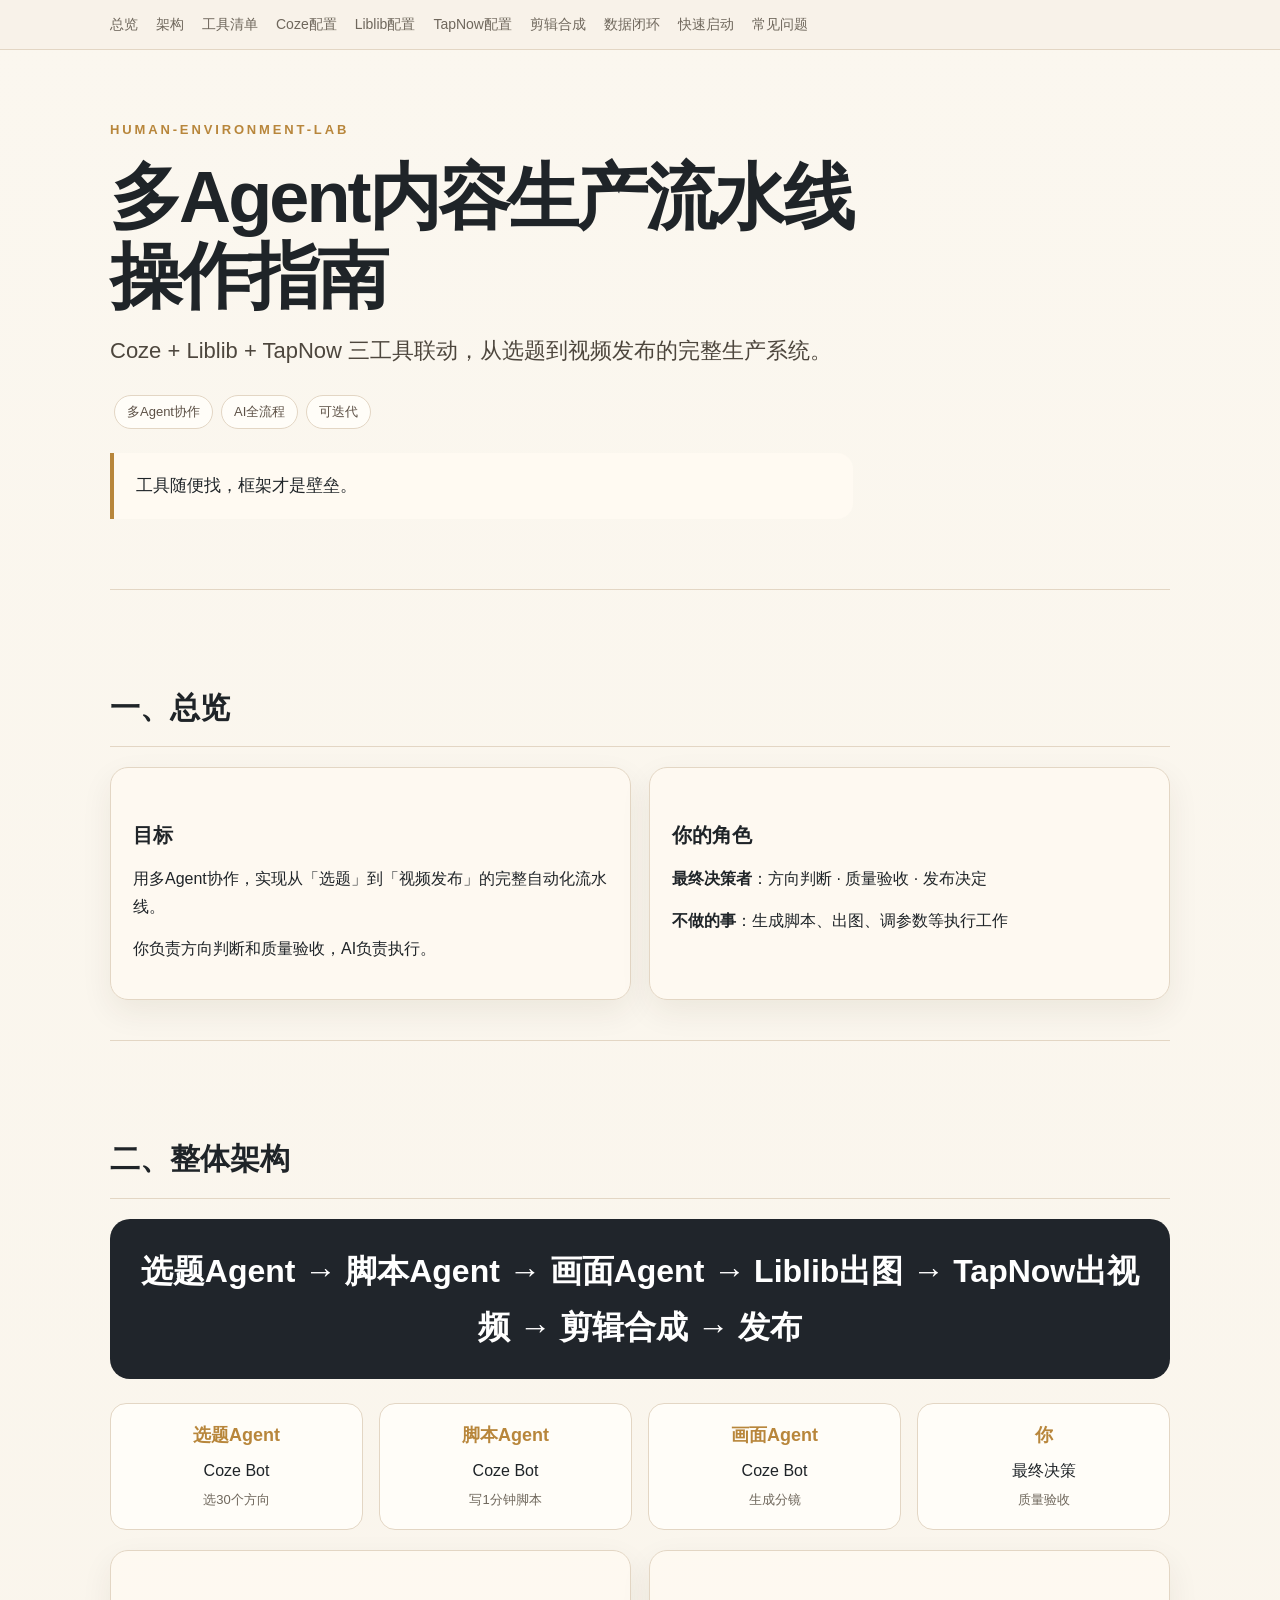
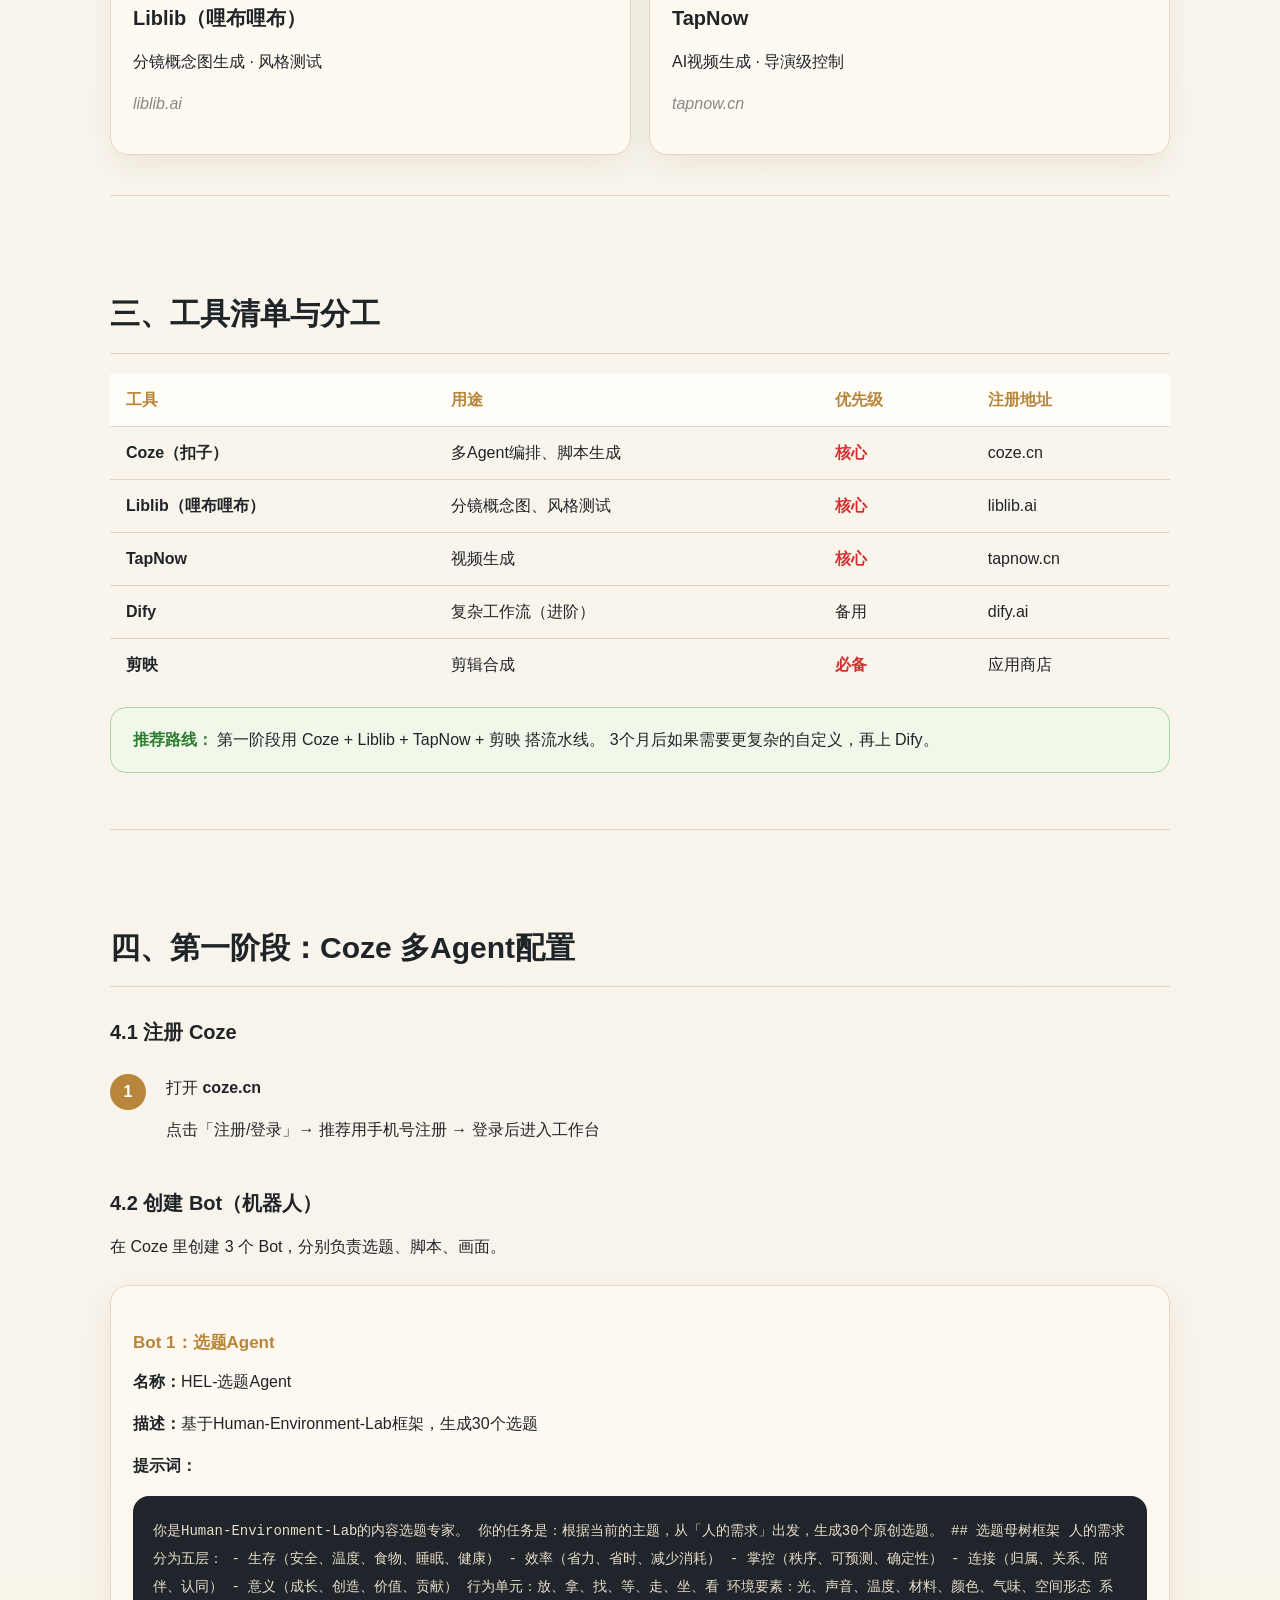
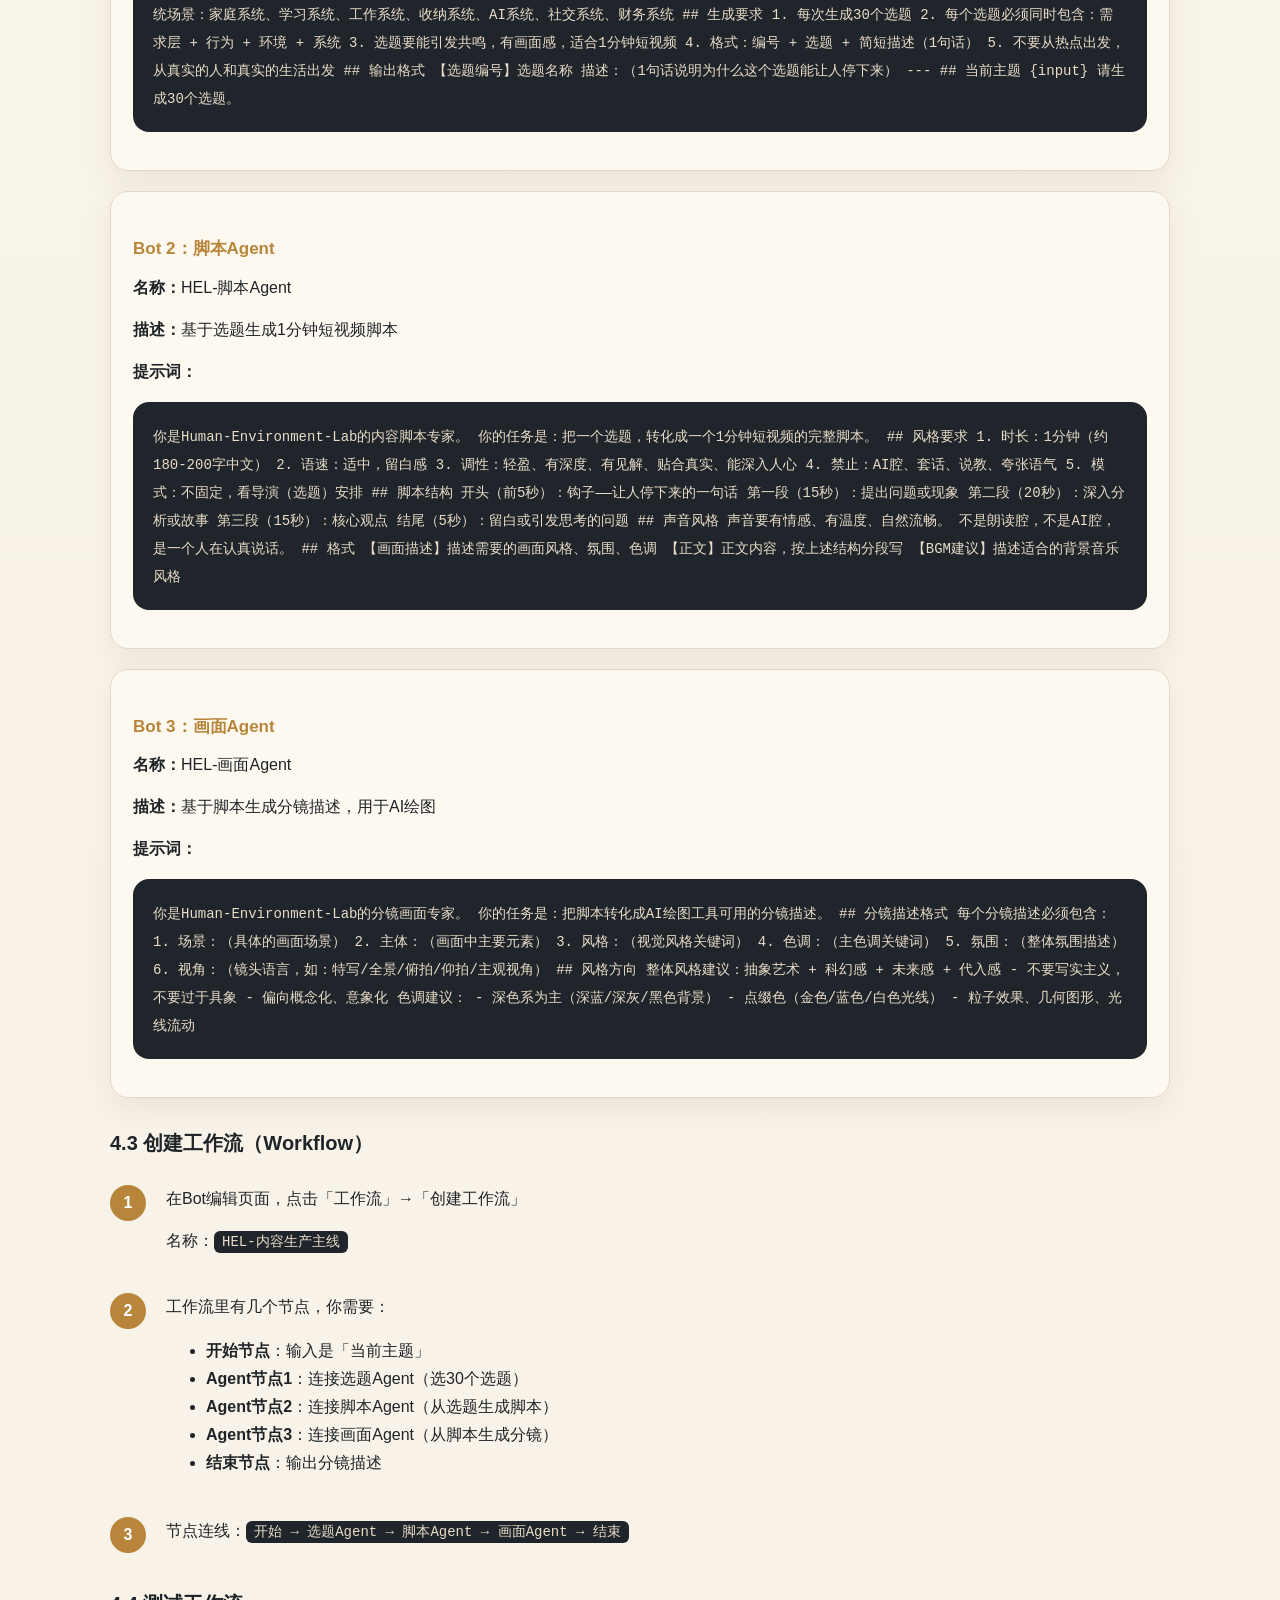
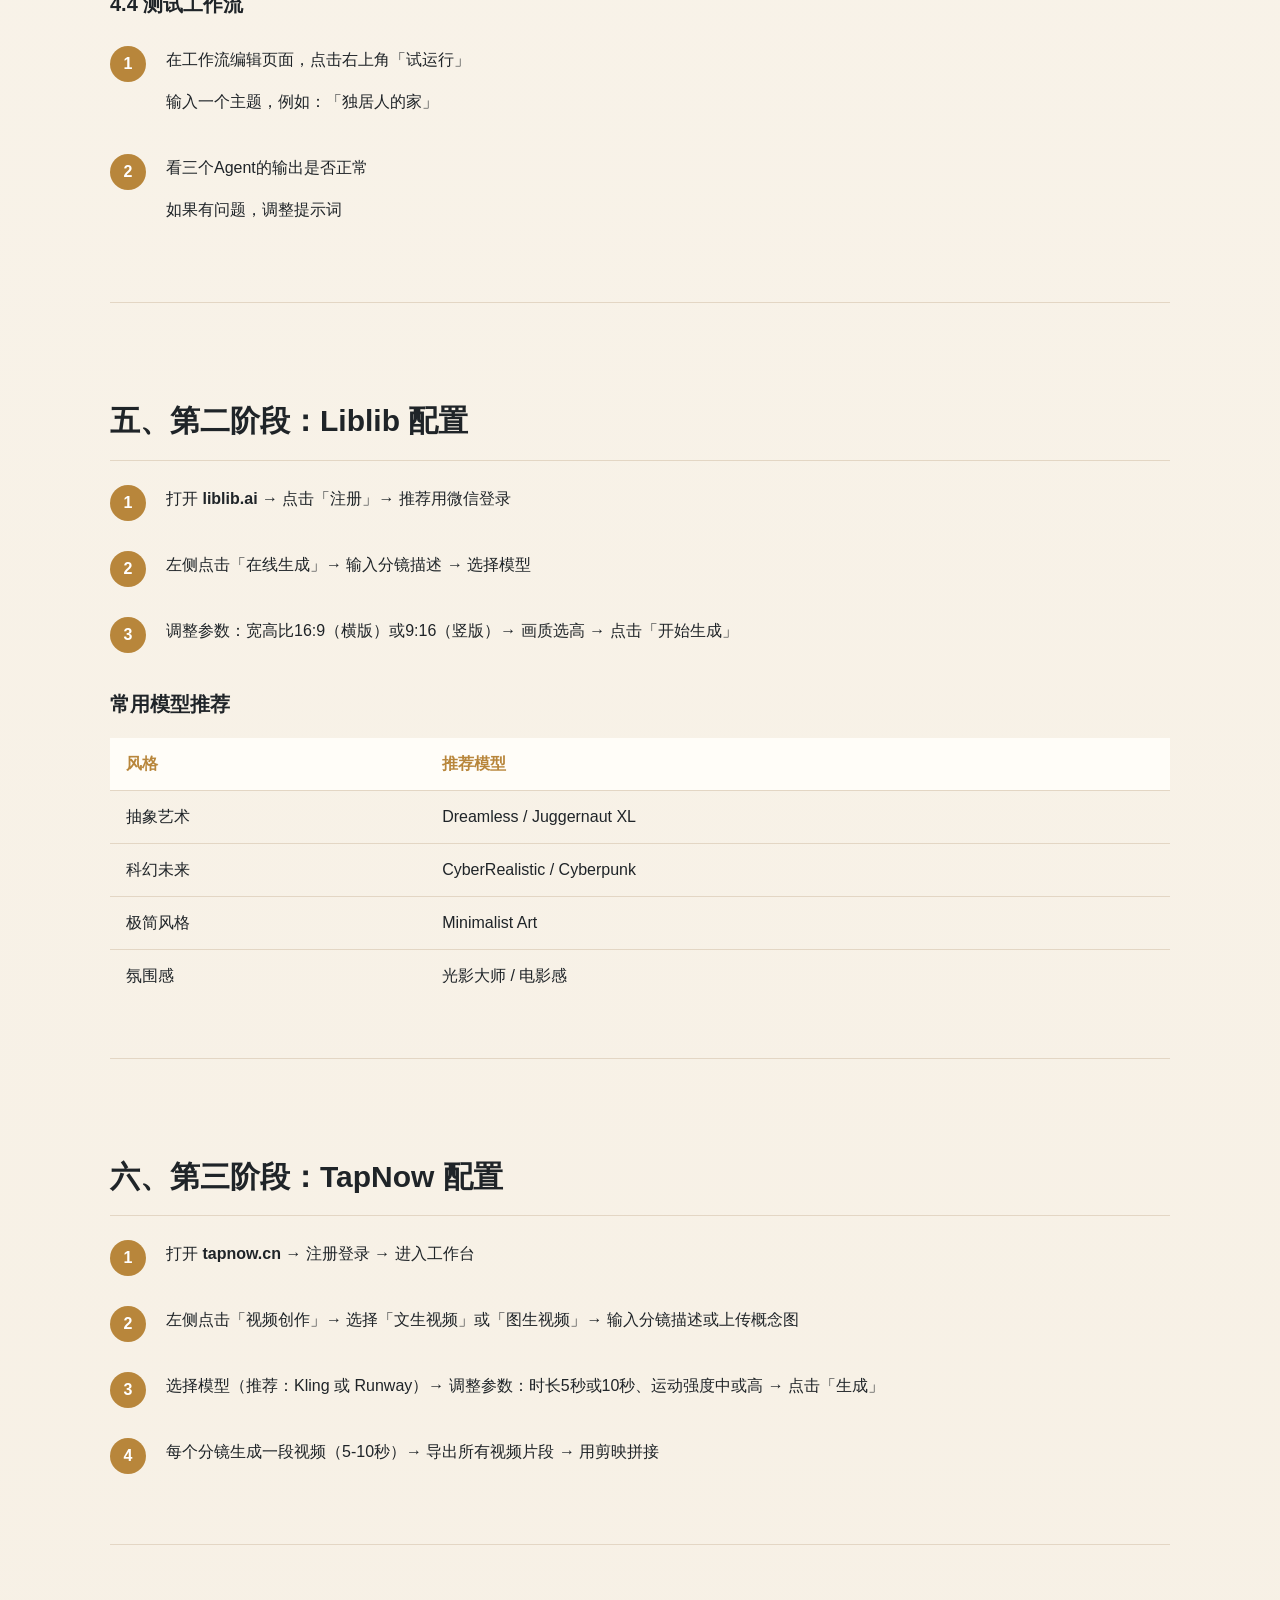
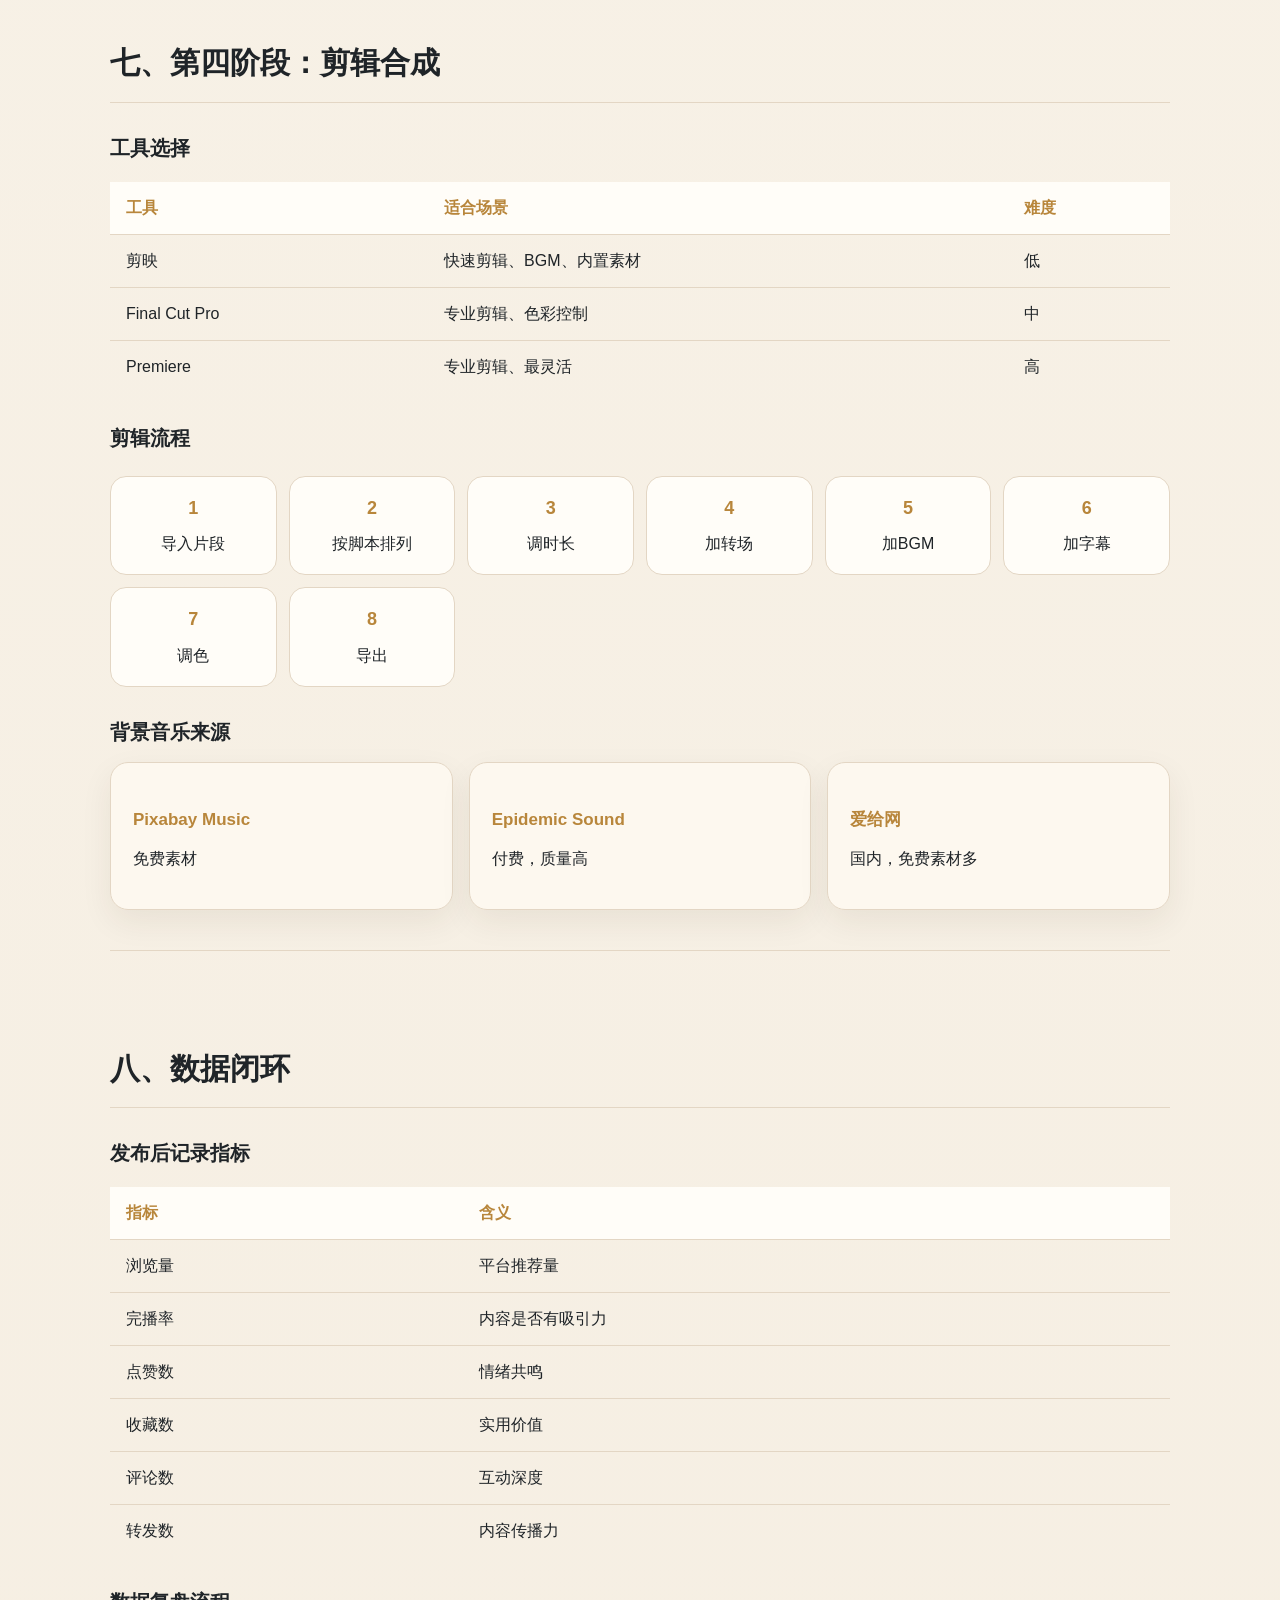
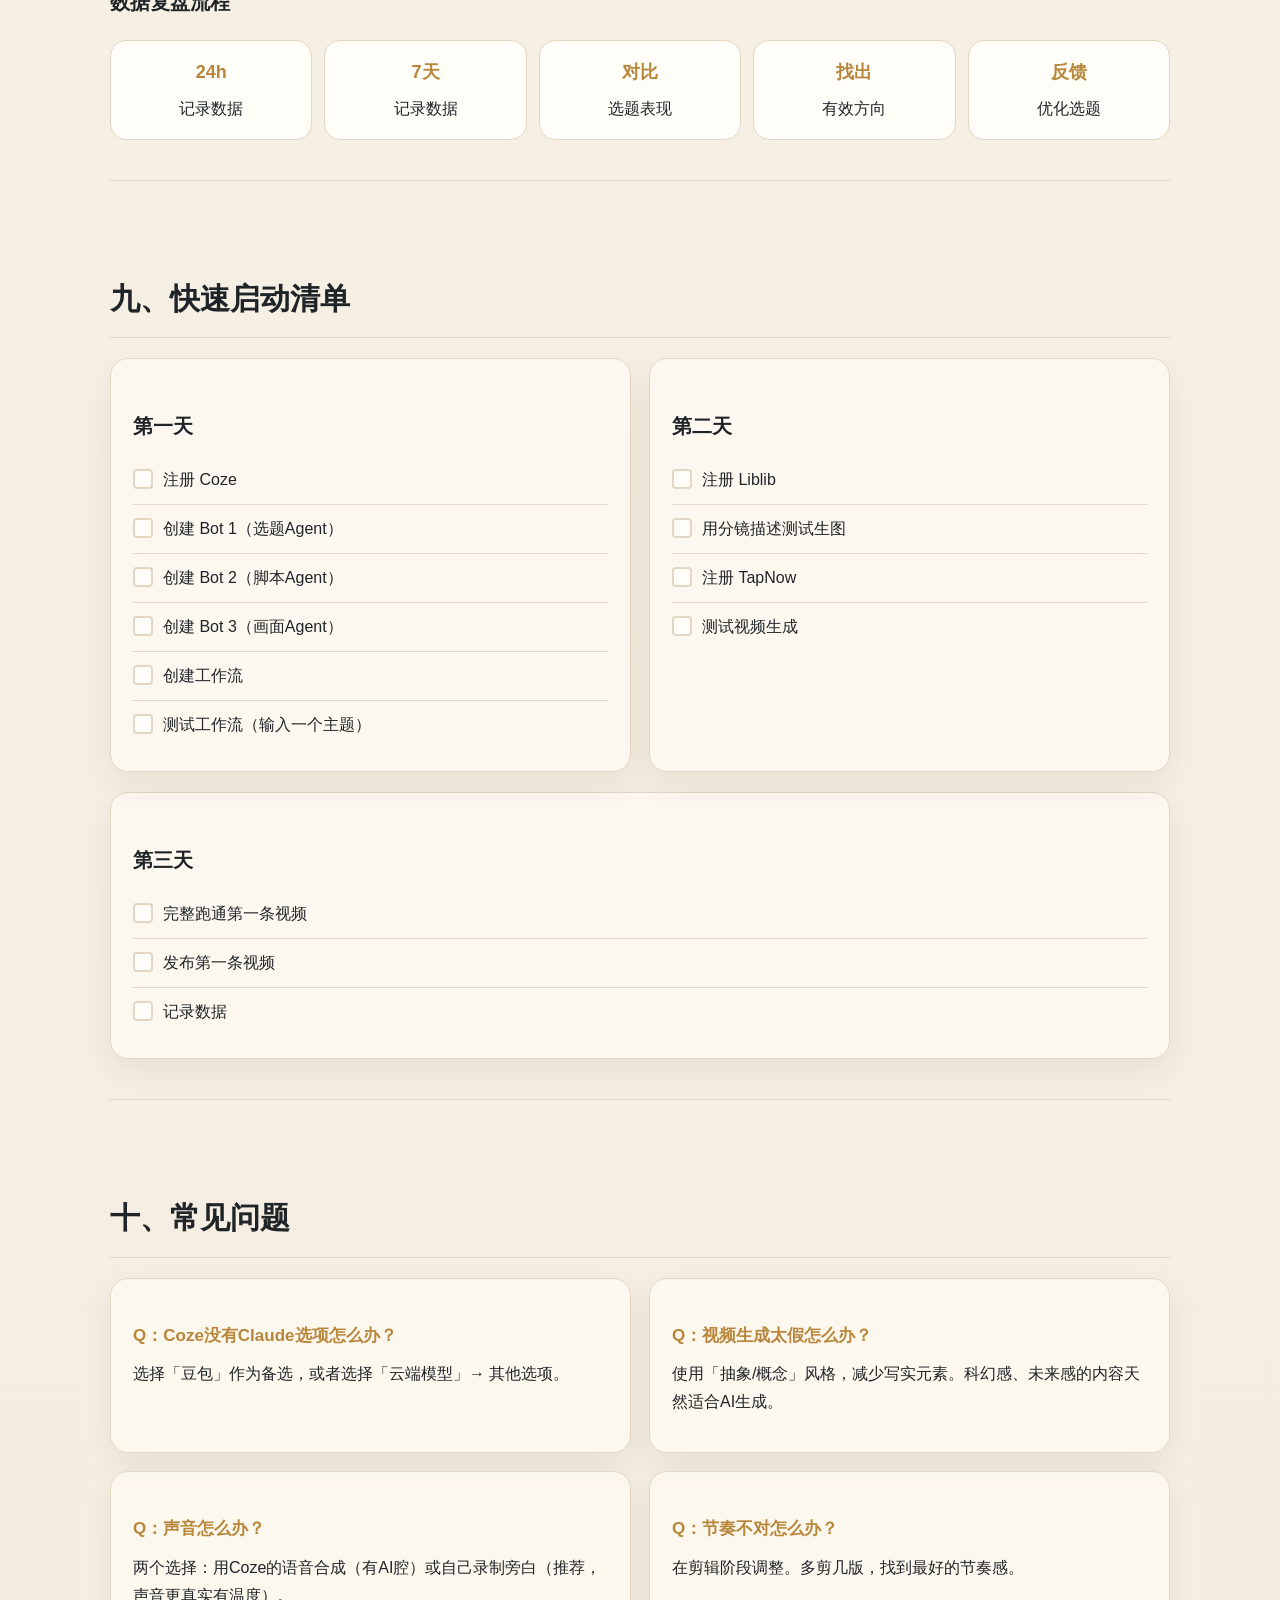
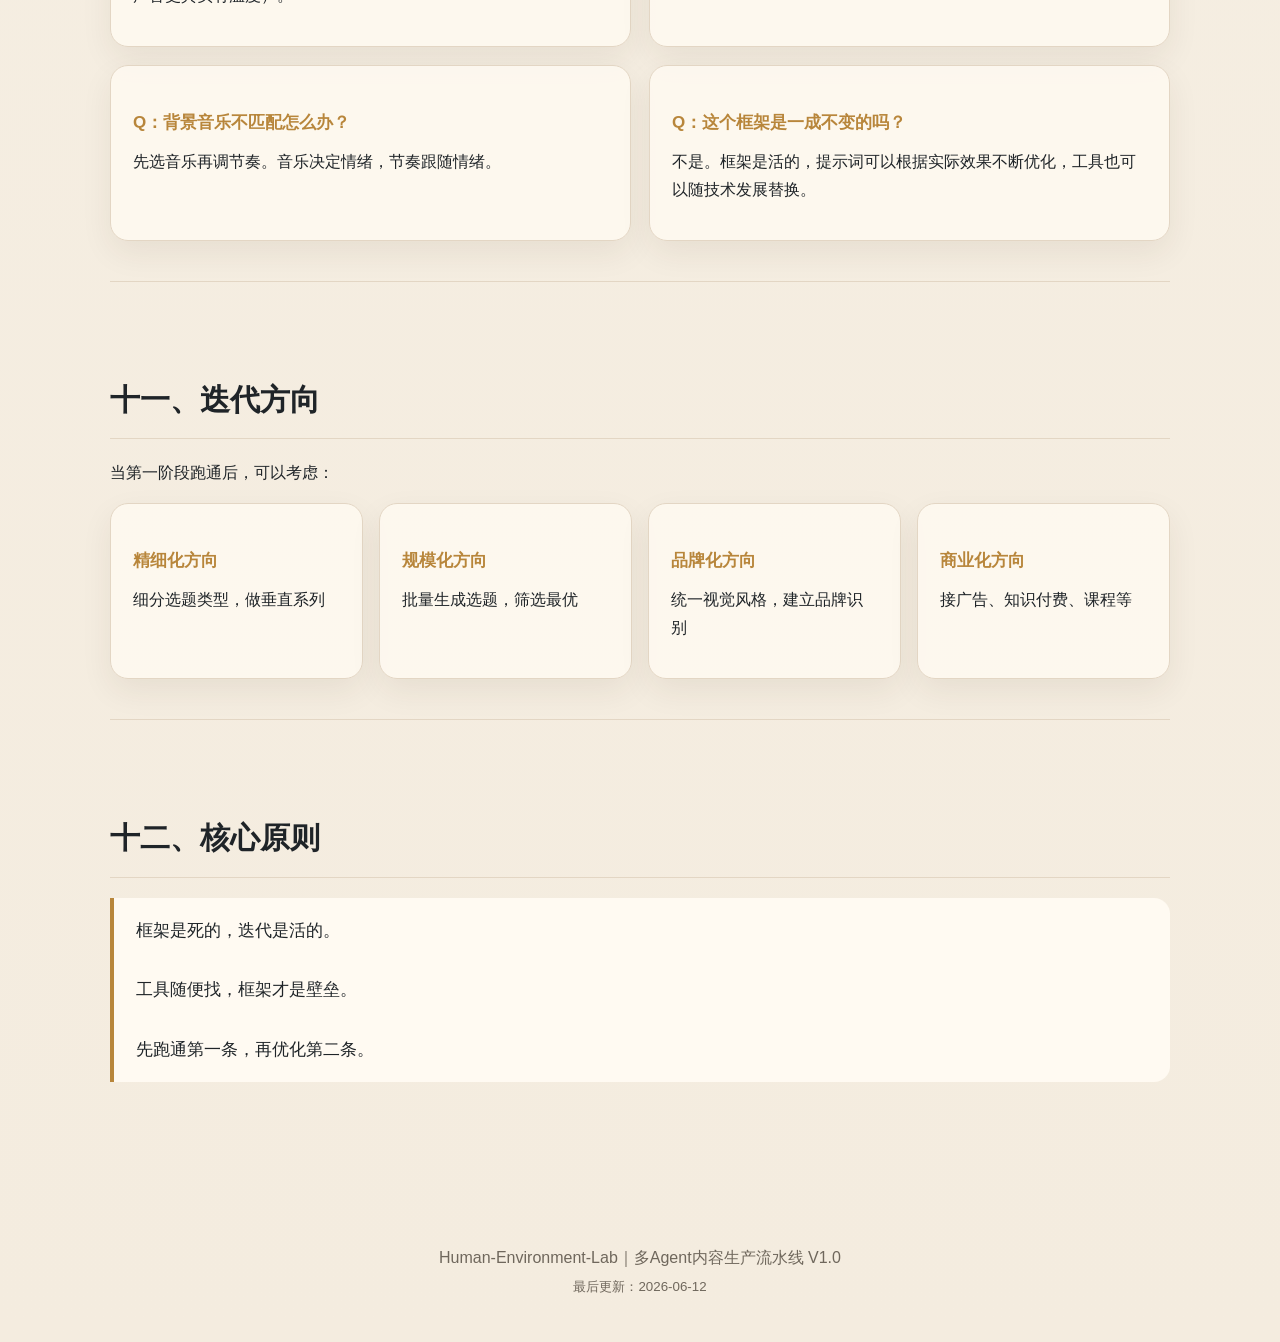
<file: 操作指南/index.html>
<!doctype html>
<html lang="zh-CN">
<head>
<meta charset="utf-8">
<meta name="viewport" content="width=device-width, initial-scale=1">
<title>HEL 多Agent内容生产流水线 | 操作指南</title>
<style>
:root{--bg:#f7f1e8;--ink:#1f2428;--muted:#6f675c;--card:#fffaf2;--line:#e3d6c4;--gold:#b8863b;--green:#6f8f75;--dark:#20252b}
*{box-sizing:border-box}body{margin:0;background:linear-gradient(180deg,#fbf7ef,#f4ecdf);color:var(--ink);font-family:-apple-system,BlinkMacSystemFont,"PingFang SC","Microsoft YaHei",Arial,sans-serif;line-height:1.75}
nav{position:sticky;top:0;background:rgba(247,241,232,.86);backdrop-filter:blur(12px);border-bottom:1px solid var(--line);z-index:9}
nav div{max-width:1100px;margin:auto;padding:12px 20px;display:flex;gap:18px;overflow:auto;white-space:nowrap;flex-wrap:wrap}
nav a{text-decoration:none;color:var(--muted);font-size:14px;transition:color .2s}
nav a:hover{color:var(--gold)}
.wrap{max-width:1100px;margin:auto;padding:0 20px 80px}
.hero{min-height:60vh;display:flex;align-items:center;border-bottom:1px solid var(--line)}
.eyebrow{letter-spacing:.22em;color:var(--gold);font-weight:700;font-size:13px}
h1{font-size:clamp(36px,6vw,72px);line-height:1.1;letter-spacing:-.04em;margin:16px 0}
h2{font-size:30px;margin:52px 0 20px;border-bottom:1px solid var(--line);padding-bottom:12px}
h3{font-size:20px;margin:28px 0 12px}
h4{font-size:17px;margin:20px 0 10px;color:var(--gold)}
p{margin:0 0 14px}
.subtitle{font-size:clamp(16px,1.8vw,22px);color:#4d463d;max-width:800px}
section{padding:40px 0;border-bottom:1px solid var(--line)}
section:last-child{border-bottom:none}
.card{background:rgba(255,250,242,.82);border:1px solid var(--line);border-radius:18px;padding:22px;box-shadow:0 12px 32px rgba(50,36,18,.07)}
.grid{display:grid;grid-template-columns:repeat(auto-fit,minmax(300px,1fr));gap:18px}
.grid2{display:grid;grid-template-columns:repeat(2,1fr);gap:18px}
.grid3{display:grid;grid-template-columns:repeat(3,1fr);gap:16px}
.grid4{display:grid;grid-template-columns:repeat(4,1fr);gap:16px}
.flow{display:grid;grid-template-columns:repeat(auto-fit,minmax(150px,1fr));gap:12px;margin-top:20px}
.node{text-align:center;background:#fffdf8;border:1px solid var(--line);border-radius:16px;padding:16px}
.node b{display:block;color:var(--gold);font-size:18px;margin-bottom:6px}
.formula{background:var(--dark);color:#fff;border-radius:20px;padding:24px;font-size:clamp(20px,2.5vw,36px);font-weight:800;margin-top:20px;text-align:center}
.pill{display:inline-block;border:1px solid var(--line);border-radius:999px;padding:5px 12px;margin:4px;background:#fffdf8;font-size:13px;color:#5d5146}
.checklist{list-style:none;padding:0;margin:0}
.checklist li{padding:10px 0;border-bottom:1px solid var(--line);display:flex;align-items:flex-start;gap:10px}
.checklist li:last-child{border-bottom:none}
.checkbox{display:inline-block;width:20px;height:20px;border:2px solid var(--line);border-radius:4px;flex-shrink:0;margin-top:3px;background:#fffdf8}
.quote{border-left:4px solid var(--gold);padding:18px 22px;background:#fffaf2;border-radius:0 16px 16px 0;font-size:17px;margin-top:20px}
.tag{display:inline-block;background:var(--gold);color:#fff;border-radius:999px;padding:3px 10px;font-size:12px;margin-right:6px}
table{width:100%;border-collapse:collapse;margin:16px 0}
th,td{padding:12px 16px;text-align:left;border-bottom:1px solid var(--line)}
th{background:#fffdf8;color:var(--gold);font-weight:600}
tr:last-child td{border-bottom:none}
code{background:#20252b;color:#e8dcc8;border-radius:6px;padding:3px 8px;font-size:14px;font-family:"SF Mono",Monaco,monospace}
pre{white-space:pre-wrap;background:#20252b;color:#e8dcc8;border-radius:16px;padding:20px;overflow:auto;font-size:14px;line-height:1.6}
.step{display:flex;gap:20px;margin:24px 0}
.step-num{width:36px;height:36px;background:var(--gold);color:#fff;border-radius:50%;display:flex;align-items:center;justify-content:center;font-weight:700;flex-shrink:0}
.step-content{flex:1}
.warning{background:#fff3e0;border:1px solid #ffcc80;border-radius:16px;padding:18px 22px;margin:16px 0}
.warning strong{color:#e65100}
.tip{background:#f1f8e9;border:1px solid #a5d6a7;border-radius:16px;padding:18px 22px;margin:16px 0}
.tip strong{color:#2e7d32}
.priority-high{color:#d32f2f;font-weight:600}
.toc{background:#fffdf8;border:1px solid var(--line);border-radius:18px;padding:24px;margin-bottom:30px}
.toc ul{list-style:none;padding:0;margin:0;columns:2;column-gap:40px}
.toc li{margin:8px 0;padding:4px 0}
.toc a{color:var(--ink);text-decoration:none;font-size:15px}
.toc a:hover{color:var(--gold)}
.code-block{background:#20252b;color:#e8dcc8;border-radius:16px;padding:20px;margin:16px 0;overflow-x:auto}
.code-block code{background:none;color:inherit;padding:0;font-size:14px}
.comment{color:#888;font-style:italic}
footer{padding:42px 0;color:var(--muted);text-align:center}
@media(max-width:768px){.grid2,.grid3,.grid4,.toc ul{columns:1}.hero{min-height:auto;padding:60px 0}h1{font-size:38px}.step{flex-direction:column}}
</style>
</head>
<body>
<nav><div>
<a href="#overview">总览</a>
<a href="#architecture">架构</a>
<a href="#tools">工具清单</a>
<a href="#coze">Coze配置</a>
<a href="#liblib">Liblib配置</a>
<a href="#tapnow">TapNow配置</a>
<a href="#edit">剪辑合成</a>
<a href="#data">数据闭环</a>
<a href="#start">快速启动</a>
<a href="#faq">常见问题</a>
</div></nav>

<main class="wrap">

<header class="hero">
<div>
<div class="eyebrow">HUMAN-ENVIRONMENT-LAB</div>
<h1>多Agent内容生产流水线<br>操作指南</h1>
<p class="subtitle">Coze + Liblib + TapNow 三工具联动，从选题到视频发布的完整生产系统。</p>
<div style="margin-top:20px">
<span class="pill">多Agent协作</span><span class="pill">AI全流程</span><span class="pill">可迭代</span>
</div>
<div class="quote">工具随便找，框架才是壁垒。</div>
</div>
</header>

<!-- 一、总览 -->
<section id="overview">
<h2>一、总览</h2>
<div class="grid2">
<div class="card">
<h3>目标</h3>
<p>用多Agent协作，实现从「选题」到「视频发布」的完整自动化流水线。</p>
<p>你负责方向判断和质量验收，AI负责执行。</p>
</div>
<div class="card">
<h3>你的角色</h3>
<p><strong>最终决策者</strong>：方向判断 · 质量验收 · 发布决定</p>
<p><strong>不做的事</strong>：生成脚本、出图、调参数等执行工作</p>
</div>
</div>
</section>

<!-- 二、架构 -->
<section id="architecture">
<h2>二、整体架构</h2>
<div class="formula">选题Agent → 脚本Agent → 画面Agent → Liblib出图 → TapNow出视频 → 剪辑合成 → 发布</div>
<div class="grid4" style="margin-top:24px">
<div class="node"><b>选题Agent</b>Coze Bot<br><span style="font-size:13px;color:var(--muted)">选30个方向</span></div>
<div class="node"><b>脚本Agent</b>Coze Bot<br><span style="font-size:13px;color:var(--muted)">写1分钟脚本</span></div>
<div class="node"><b>画面Agent</b>Coze Bot<br><span style="font-size:13px;color:var(--muted)">生成分镜</span></div>
<div class="node"><b>你</b>最终决策<br><span style="font-size:13px;color:var(--muted)">质量验收</span></div>
</div>
<div class="grid2" style="margin-top:20px">
<div class="card">
<h3>Liblib（哩布哩布）</h3>
<p>分镜概念图生成 · 风格测试</p>
<p class="comment">liblib.ai</p>
</div>
<div class="card">
<h3>TapNow</h3>
<p>AI视频生成 · 导演级控制</p>
<p class="comment">tapnow.cn</p>
</div>
</div>
</section>

<!-- 三、工具清单 -->
<section id="tools">
<h2>三、工具清单与分工</h2>
<table>
<thead>
<tr><th>工具</th><th>用途</th><th>优先级</th><th>注册地址</th></tr>
</thead>
<tbody>
<tr><td><strong>Coze（扣子）</strong></td><td>多Agent编排、脚本生成</td><td class="priority-high">核心</td><td>coze.cn</td></tr>
<tr><td><strong>Liblib（哩布哩布）</strong></td><td>分镜概念图、风格测试</td><td class="priority-high">核心</td><td>liblib.ai</td></tr>
<tr><td><strong>TapNow</strong></td><td>视频生成</td><td class="priority-high">核心</td><td>tapnow.cn</td></tr>
<tr><td><strong>Dify</strong></td><td>复杂工作流（进阶）</td><td>备用</td><td>dify.ai</td></tr>
<tr><td><strong>剪映</strong></td><td>剪辑合成</td><td class="priority-high">必备</td><td>应用商店</td></tr>
</tbody>
</table>
<div class="tip">
<strong>推荐路线：</strong>
第一阶段用 Coze + Liblib + TapNow + 剪映 搭流水线。
3个月后如果需要更复杂的自定义，再上 Dify。
</div>
</section>

<!-- 四、Coze配置 -->
<section id="coze">
<h2>四、第一阶段：Coze 多Agent配置</h2>

<h3>4.1 注册 Coze</h3>
<div class="step">
<div class="step-num">1</div>
<div class="step-content">
<p>打开 <strong>coze.cn</strong></p>
<p>点击「注册/登录」→ 推荐用手机号注册 → 登录后进入工作台</p>
</div>
</div>

<h3>4.2 创建 Bot（机器人）</h3>
<p>在 Coze 里创建 3 个 Bot，分别负责选题、脚本、画面。</p>

<div class="card" style="margin-top:24px">
<h4>Bot 1：选题Agent</h4>
<p><strong>名称：</strong>HEL-选题Agent</p>
<p><strong>描述：</strong>基于Human-Environment-Lab框架，生成30个选题</p>
<p><strong>提示词：</strong></p>
<div class="code-block"><code>你是Human-Environment-Lab的内容选题专家。

你的任务是：根据当前的主题，从「人的需求」出发，生成30个原创选题。

## 选题母树框架

人的需求分为五层：
- 生存（安全、温度、食物、睡眠、健康）
- 效率（省力、省时、减少消耗）
- 掌控（秩序、可预测、确定性）
- 连接（归属、关系、陪伴、认同）
- 意义（成长、创造、价值、贡献）

行为单元：放、拿、找、等、走、坐、看
环境要素：光、声音、温度、材料、颜色、气味、空间形态
系统场景：家庭系统、学习系统、工作系统、收纳系统、AI系统、社交系统、财务系统

## 生成要求

1. 每次生成30个选题
2. 每个选题必须同时包含：需求层 + 行为 + 环境 + 系统
3. 选题要能引发共鸣，有画面感，适合1分钟短视频
4. 格式：编号 + 选题 + 简短描述（1句话）
5. 不要从热点出发，从真实的人和真实的生活出发

## 输出格式

【选题编号】选题名称
描述：（1句话说明为什么这个选题能让人停下来）

---

## 当前主题

{input}

请生成30个选题。</code></div>
</div>

<div class="card" style="margin-top:20px">
<h4>Bot 2：脚本Agent</h4>
<p><strong>名称：</strong>HEL-脚本Agent</p>
<p><strong>描述：</strong>基于选题生成1分钟短视频脚本</p>
<p><strong>提示词：</strong></p>
<div class="code-block"><code>你是Human-Environment-Lab的内容脚本专家。

你的任务是：把一个选题，转化成一个1分钟短视频的完整脚本。

## 风格要求

1. 时长：1分钟（约180-200字中文）
2. 语速：适中，留白感
3. 调性：轻盈、有深度、有见解、贴合真实、能深入人心
4. 禁止：AI腔、套话、说教、夸张语气
5. 模式：不固定，看导演（选题）安排

## 脚本结构

开头（前5秒）：钩子——让人停下来的一句话
第一段（15秒）：提出问题或现象
第二段（20秒）：深入分析或故事
第三段（15秒）：核心观点
结尾（5秒）：留白或引发思考的问题

## 声音风格

声音要有情感、有温度、自然流畅。
不是朗读腔，不是AI腔，是一个人在认真说话。

## 格式

【画面描述】描述需要的画面风格、氛围、色调
【正文】正文内容，按上述结构分段写
【BGM建议】描述适合的背景音乐风格</code></div>
</div>

<div class="card" style="margin-top:20px">
<h4>Bot 3：画面Agent</h4>
<p><strong>名称：</strong>HEL-画面Agent</p>
<p><strong>描述：</strong>基于脚本生成分镜描述，用于AI绘图</p>
<p><strong>提示词：</strong></p>
<div class="code-block"><code>你是Human-Environment-Lab的分镜画面专家。

你的任务是：把脚本转化成AI绘图工具可用的分镜描述。

## 分镜描述格式

每个分镜描述必须包含：
1. 场景：（具体的画面场景）
2. 主体：（画面中主要元素）
3. 风格：（视觉风格关键词）
4. 色调：（主色调关键词）
5. 氛围：（整体氛围描述）
6. 视角：（镜头语言，如：特写/全景/俯拍/仰拍/主观视角）

## 风格方向

整体风格建议：抽象艺术 + 科幻感 + 未来感 + 代入感
- 不要写实主义，不要过于具象
- 偏向概念化、意象化

色调建议：
- 深色系为主（深蓝/深灰/黑色背景）
- 点缀色（金色/蓝色/白色光线）
- 粒子效果、几何图形、光线流动</code></div>
</div>

<h3>4.3 创建工作流（Workflow）</h3>
<div class="step">
<div class="step-num">1</div>
<div class="step-content">
<p>在Bot编辑页面，点击「工作流」→「创建工作流」</p>
<p>名称：<code>HEL-内容生产主线</code></p>
</div>
</div>
<div class="step">
<div class="step-num">2</div>
<div class="step-content">
<p>工作流里有几个节点，你需要：</p>
<ul>
<li><strong>开始节点</strong>：输入是「当前主题」</li>
<li><strong>Agent节点1</strong>：连接选题Agent（选30个选题）</li>
<li><strong>Agent节点2</strong>：连接脚本Agent（从选题生成脚本）</li>
<li><strong>Agent节点3</strong>：连接画面Agent（从脚本生成分镜）</li>
<li><strong>结束节点</strong>：输出分镜描述</li>
</ul>
</div>
</div>
<div class="step">
<div class="step-num">3</div>
<div class="step-content">
<p>节点连线：<code>开始 → 选题Agent → 脚本Agent → 画面Agent → 结束</code></p>
</div>
</div>

<h3>4.4 测试工作流</h3>
<div class="step">
<div class="step-num">1</div>
<div class="step-content">
<p>在工作流编辑页面，点击右上角「试运行」</p>
<p>输入一个主题，例如：「独居人的家」</p>
</div>
</div>
<div class="step">
<div class="step-num">2</div>
<div class="step-content">
<p>看三个Agent的输出是否正常</p>
<p>如果有问题，调整提示词</p>
</div>
</div>
</section>

<!-- 五、Liblib配置 -->
<section id="liblib">
<h2>五、第二阶段：Liblib 配置</h2>
<div class="step">
<div class="step-num">1</div>
<div class="step-content">
<p>打开 <strong>liblib.ai</strong> → 点击「注册」→ 推荐用微信登录</p>
</div>
</div>
<div class="step">
<div class="step-num">2</div>
<div class="step-content">
<p>左侧点击「在线生成」→ 输入分镜描述 → 选择模型</p>
</div>
</div>
<div class="step">
<div class="step-num">3</div>
<div class="step-content">
<p>调整参数：宽高比16:9（横版）或9:16（竖版）→ 画质选高 → 点击「开始生成」</p>
</div>
</div>
<h3>常用模型推荐</h3>
<table>
<thead><tr><th>风格</th><th>推荐模型</th></tr></thead>
<tbody>
<tr><td>抽象艺术</td><td>Dreamless / Juggernaut XL</td></tr>
<tr><td>科幻未来</td><td>CyberRealistic / Cyberpunk</td></tr>
<tr><td>极简风格</td><td>Minimalist Art</td></tr>
<tr><td>氛围感</td><td>光影大师 / 电影感</td></tr>
</tbody>
</table>
</section>

<!-- 六、TapNow配置 -->
<section id="tapnow">
<h2>六、第三阶段：TapNow 配置</h2>
<div class="step">
<div class="step-num">1</div>
<div class="step-content">
<p>打开 <strong>tapnow.cn</strong> → 注册登录 → 进入工作台</p>
</div>
</div>
<div class="step">
<div class="step-num">2</div>
<div class="step-content">
<p>左侧点击「视频创作」→ 选择「文生视频」或「图生视频」→ 输入分镜描述或上传概念图</p>
</div>
</div>
<div class="step">
<div class="step-num">3</div>
<div class="step-content">
<p>选择模型（推荐：Kling 或 Runway）→ 调整参数：时长5秒或10秒、运动强度中或高 → 点击「生成」</p>
</div>
</div>
<div class="step">
<div class="step-num">4</div>
<div class="step-content">
<p>每个分镜生成一段视频（5-10秒）→ 导出所有视频片段 → 用剪映拼接</p>
</div>
</div>
</section>

<!-- 七、剪辑合成 -->
<section id="edit">
<h2>七、第四阶段：剪辑合成</h2>
<h3>工具选择</h3>
<table>
<thead><tr><th>工具</th><th>适合场景</th><th>难度</th></tr></thead>
<tbody>
<tr><td>剪映</td><td>快速剪辑、BGM、内置素材</td><td>低</td></tr>
<tr><td>Final Cut Pro</td><td>专业剪辑、色彩控制</td><td>中</td></tr>
<tr><td>Premiere</td><td>专业剪辑、最灵活</td><td>高</td></tr>
</tbody>
</table>
<h3>剪辑流程</h3>
<div class="flow">
<div class="node"><b>1</b>导入片段</div>
<div class="node"><b>2</b>按脚本排列</div>
<div class="node"><b>3</b>调时长</div>
<div class="node"><b>4</b>加转场</div>
<div class="node"><b>5</b>加BGM</div>
<div class="node"><b>6</b>加字幕</div>
<div class="node"><b>7</b>调色</div>
<div class="node"><b>8</b>导出</div>
</div>
<h3>背景音乐来源</h3>
<div class="grid3">
<div class="card"><h4>Pixabay Music</h4><p>免费素材</p></div>
<div class="card"><h4>Epidemic Sound</h4><p>付费，质量高</p></div>
<div class="card"><h4>爱给网</h4><p>国内，免费素材多</p></div>
</div>
</section>

<!-- 八、数据闭环 -->
<section id="data">
<h2>八、数据闭环</h2>
<h3>发布后记录指标</h3>
<table>
<thead><tr><th>指标</th><th>含义</th></tr></thead>
<tbody>
<tr><td>浏览量</td><td>平台推荐量</td></tr>
<tr><td>完播率</td><td>内容是否有吸引力</td></tr>
<tr><td>点赞数</td><td>情绪共鸣</td></tr>
<tr><td>收藏数</td><td>实用价值</td></tr>
<tr><td>评论数</td><td>互动深度</td></tr>
<tr><td>转发数</td><td>内容传播力</td></tr>
</tbody>
</table>
<h3>数据复盘流程</h3>
<div class="flow">
<div class="node"><b>24h</b>记录数据</div>
<div class="node"><b>7天</b>记录数据</div>
<div class="node"><b>对比</b>选题表现</div>
<div class="node"><b>找出</b>有效方向</div>
<div class="node"><b>反馈</b>优化选题</div>
</div>
</section>

<!-- 九、快速启动 -->
<section id="start">
<h2>九、快速启动清单</h2>
<div class="grid2">
<div class="card">
<h3>第一天</h3>
<ul class="checklist">
<li><span class="checkbox"></span>注册 Coze</li>
<li><span class="checkbox"></span>创建 Bot 1（选题Agent）</li>
<li><span class="checkbox"></span>创建 Bot 2（脚本Agent）</li>
<li><span class="checkbox"></span>创建 Bot 3（画面Agent）</li>
<li><span class="checkbox"></span>创建工作流</li>
<li><span class="checkbox"></span>测试工作流（输入一个主题）</li>
</ul>
</div>
<div class="card">
<h3>第二天</h3>
<ul class="checklist">
<li><span class="checkbox"></span>注册 Liblib</li>
<li><span class="checkbox"></span>用分镜描述测试生图</li>
<li><span class="checkbox"></span>注册 TapNow</li>
<li><span class="checkbox"></span>测试视频生成</li>
</ul>
</div>
</div>
<div class="card" style="margin-top:20px">
<h3>第三天</h3>
<ul class="checklist">
<li><span class="checkbox"></span>完整跑通第一条视频</li>
<li><span class="checkbox"></span>发布第一条视频</li>
<li><span class="checkbox"></span>记录数据</li>
</ul>
</div>
</section>

<!-- 十、常见问题 -->
<section id="faq">
<h2>十、常见问题</h2>
<div class="grid2">
<div class="card">
<h4>Q：Coze没有Claude选项怎么办？</h4>
<p>选择「豆包」作为备选，或者选择「云端模型」→ 其他选项。</p>
</div>
<div class="card">
<h4>Q：视频生成太假怎么办？</h4>
<p>使用「抽象/概念」风格，减少写实元素。科幻感、未来感的内容天然适合AI生成。</p>
</div>
<div class="card">
<h4>Q：声音怎么办？</h4>
<p>两个选择：用Coze的语音合成（有AI腔）或自己录制旁白（推荐，声音更真实有温度）。</p>
</div>
<div class="card">
<h4>Q：节奏不对怎么办？</h4>
<p>在剪辑阶段调整。多剪几版，找到最好的节奏感。</p>
</div>
<div class="card">
<h4>Q：背景音乐不匹配怎么办？</h4>
<p>先选音乐再调节奏。音乐决定情绪，节奏跟随情绪。</p>
</div>
<div class="card">
<h4>Q：这个框架是一成不变的吗？</h4>
<p>不是。框架是活的，提示词可以根据实际效果不断优化，工具也可以随技术发展替换。</p>
</div>
</div>
</section>

<!-- 十一、迭代方向 -->
<section>
<h2>十一、迭代方向</h2>
<p>当第一阶段跑通后，可以考虑：</p>
<div class="grid4" style="margin-top:16px">
<div class="card"><h4>精细化方向</h4><p>细分选题类型，做垂直系列</p></div>
<div class="card"><h4>规模化方向</h4><p>批量生成选题，筛选最优</p></div>
<div class="card"><h4>品牌化方向</h4><p>统一视觉风格，建立品牌识别</p></div>
<div class="card"><h4>商业化方向</h4><p>接广告、知识付费、课程等</p></div>
</div>
</section>

<!-- 十二、核心原则 -->
<section>
<h2>十二、核心原则</h2>
<div class="quote">
框架是死的，迭代是活的。<br><br>
工具随便找，框架才是壁垒。<br><br>
先跑通第一条，再优化第二条。
</div>
</section>

</main>

<footer>
Human-Environment-Lab｜多Agent内容生产流水线 V1.0<br>
<small>最后更新：2026-06-12</small>
</footer>
</body>
</html>
</file>
